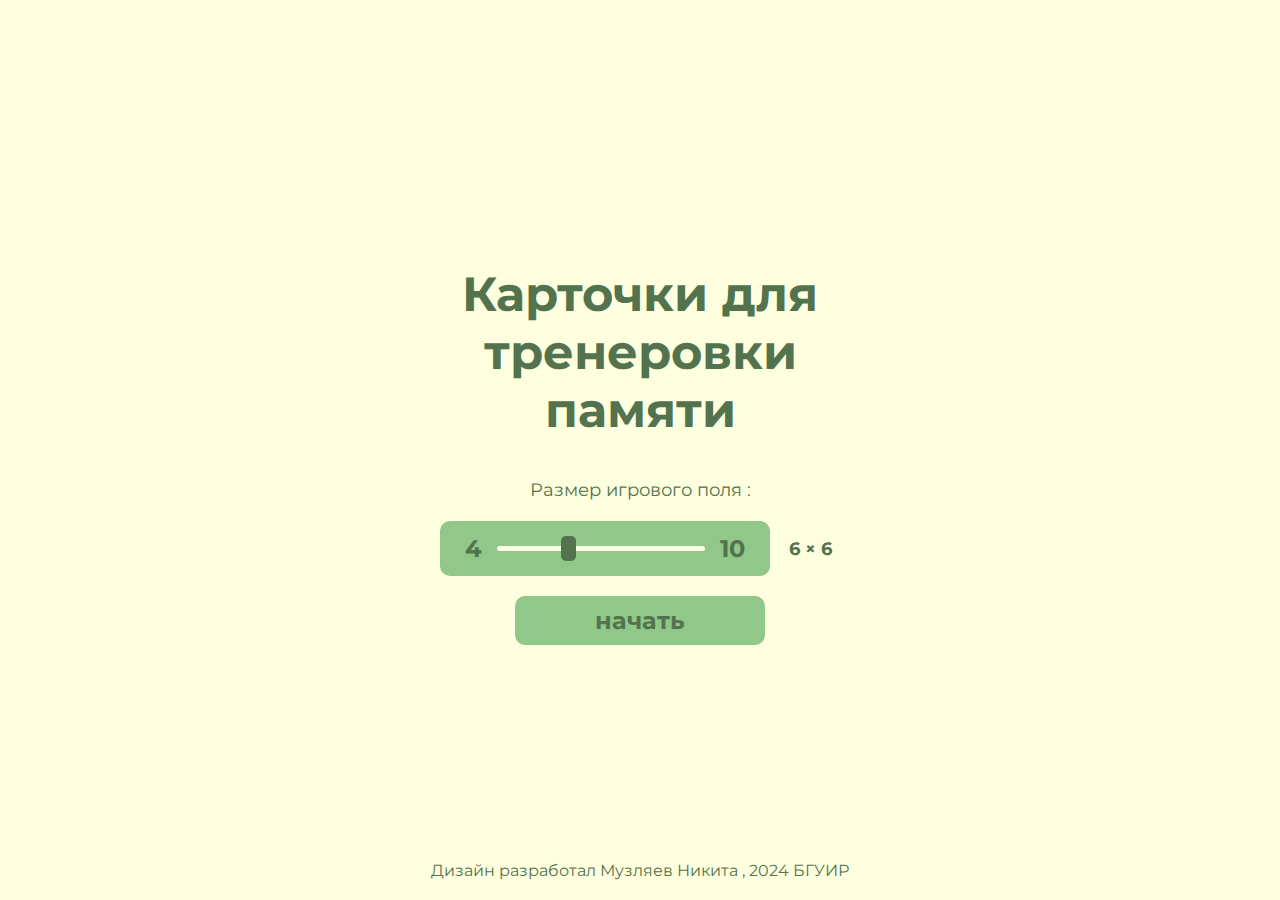
<file: index.html>
<!DOCTYPE html>
<html lang="en">
<head>
    <meta charset="UTF-8">
    <meta http-equiv="X-UA-Compatible" content="IE=edge">
    <meta name="viewport" content="width=device-width, initial-scale=1.0">
    <title>Memory Game</title>
    <link rel="icon" href="favicon-32x32.png" type="image/x-icon">
    <link rel="shortcut icon" href="favicon-32x32.png" type="image/x-icon">
    <link rel="stylesheet" href="styles/main.css">
    <script src="scripts/main.js" defer></script>
    <link rel="preconnect" href="https://fonts.googleapis.com">
    <link rel="preconnect" href="https://fonts.gstatic.com" crossorigin>
    <link href="https://fonts.googleapis.com/css2?family=Montserrat:wght@400;700&display=swap" rel="stylesheet">
</head>
<body>
    <div class="container">
        <h1 class="title">
            Карточки для тренеровки памяти 
        </h1>
        <div class="instruction">
            Размер игрового поля  :
        </div>
        <div class="controls">
            <div class="level-size">
                <div class="range">
                    <div class="field">
                        <div class="value left">4</div>
                        <input type="range" min="4" max="10" value="6" step="2" oninput="changeSize();" />
                        <div class="value right">10</div>
                    </div>
                </div>
                <div class="slider-value">
                    <span>6</span> × <span>6</span>
                </div>
            </div>
            <div class="button-play">
                <a href="game.html" class="button-play-link" onclick="setSize();">начать</a>
            </div>
        </div>
    </div>
    <div class="footer">
        Дизайн разработал Музляев Никита , 2024 БГУИР
    </div>
</body>
</html>
</file>
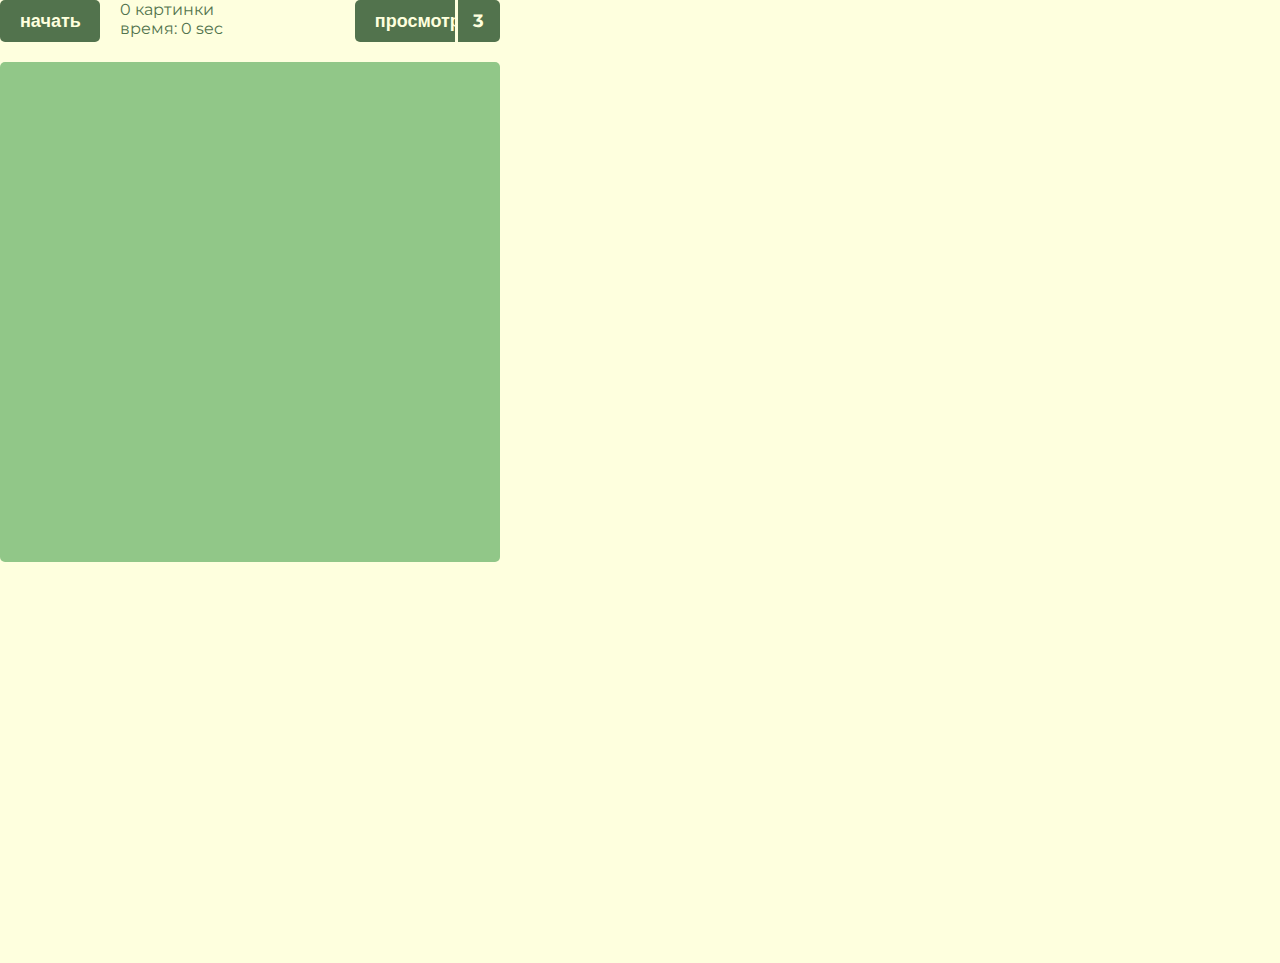
<file: game.html>
<!DOCTYPE html>
<html lang="ru">
<head>
    <meta charset="UTF-8">
    <meta http-equiv="X-UA-Compatible" content="IE=edge">
    <meta name="viewport" content="width=device-width, initial-scale=1.0">
    <title>игра для памяти </title>
    <link rel="icon" href="favicon-32x32.png" type="image/x-icon">
    <link rel="shortcut icon" href="favicon-32x32.png" type="image/x-icon">
    <link rel="stylesheet" href="styles/game.css">
    <script src="scripts/game.js" defer></script>
    <link rel="preconnect" href="https://fonts.googleapis.com">
    <link rel="preconnect" href="https://fonts.gstatic.com" crossorigin>
    <link href="https://fonts.googleapis.com/css2?family=Montserrat:wght@400;700&display=swap" rel="stylesheet">
</head>
<body>
    <div class="игра">
        <div class="controls">
            <button class="start"> начать </button>
            <div class="stats">
                <div class="moves">0 картинки </div>
                <div class="time">время: 0 sec</div>
            </div>
            <button class="hint">просмотр</button>
            <div class="hint-count">3</div>
        </div>
        <div class="game-board">
            <div class="board" data-size="2"></div>
            <div class="win"></div>
        </div>
    </div>
</body>
</html>
</file>
<file: styles/main.css>
* {
    box-sizing: border-box;
    padding: 0;
    margin: 0;
}

html {
    width: 100%;
    height: 100%;
    background: #FEFFDE;
    font-family: 'Montserrat', sans-serif;
}

.container {
    width: 400px;
    position: absolute;
    top: 50%;
    left: 50%;
    transform: translate(-50%, -50%);
}

.title {
    color: #52734D;
    text-align: center;
    font-size: 48px;
    margin-bottom: 40px;
}

.instruction {
    font-size: 18px;
    margin-bottom: 20px;
    text-align: center;
    color: #52734D;
}

.level-size {
    display: flex;
    justify-content: space-between;
    align-items: center;
    color: #52734D;
}

.range {
    height: 55px;
    width: 330px;
    background: #91C788;
    border-radius: 10px;
    padding: 0 25px;
}

.range .field {
    position: relative;
    display: flex;
    align-items: center;
    justify-content: space-between;
    height: 100%;
}

.range .field .value {
    font-size: 24px;
    font-weight: 700;
}

.range .field .value.left {
    padding-right: 15px;
}

.range .field .value.right {
    padding-left: 15px;
}

.range .field input {
    -webkit-appearance: none;
    height: 5px;
    width: 100%;
    background: #FEFFDE;
    border: none;
    border-radius: 5px;
    outline: none;
}

.range .field input::-webkit-slider-thumb {
    -webkit-appearance: none;
    height: 25px;
    width: 15px;
    border-radius: 5px;
    background: #52734D;
    cursor: pointer;
}

.slider-value {
    width: 60px;
    text-align: center;
    font-size: 18px;
    font-weight: 700;
}

.button-play {
    margin-top: 30px;
    text-align: center;
}

.button-play-link {
    text-decoration: none;
    padding: 10px 80px;
    background: #91C788;
    color: #52734D;
    font-weight: 700;
    font-size: 24px;
    border-radius: 10px;
}

.button-play-link:hover {
    background: #52734D;
    color: #FEFFDE;
}

.footer {
    position: absolute;
    left: 0;
    bottom: 0;
    width: 100%;
    padding-bottom: 20px;
    text-align: center;
    color: #52734D;
    font-size: 16px;
}

.github-link {
    font-weight: 700;
    color: #52734D;
}
</file>
<file: styles/game.css>
* {
    box-sizing: border-box;
    padding: 0;
    margin: 0;
}

html {
    width: 100%;
    height: 100%;
    background: #FEFFDE;
    font-family: 'Montserrat', sans-serif;
}

.game {
    position: absolute;
    top: 50%;
    left: 50%;
    transform: translate(-50%, -50%);
}

.controls {
    display: flex;
    max-height: 45px;
    width: 500px;
    margin-bottom: 20px;
}

.start {
    background: #52734D;
    color: #FEFFDE;
    border: none;
    border-radius: 5px;
    padding: 10px 20px;
    cursor: pointer;
    font-size: 18px;
    font-weight: 700;
    width: 100px;
}

.stats {
    color: #52734D;
    font-size: 16px;
    margin-left: 20px;
    width: 150px;
}

.hint {
    background: #52734D;
    color: #FEFFDE;
    border: none;
    border-radius: 5px 0 0 5px;
    padding: 10px 20px;
    cursor: pointer;
    font-size: 18px;
    font-weight: 700;
    width: 100px;
    margin-left: 100px;
}

.hint-count {
    background: #52734D;
    color: #FEFFDE;
    font-size: 18px;
    font-weight: 700;
    text-align: center;
    padding: 10px 0;
    border-left: 3px solid #FEFFDE;
    border-radius: 0 5px 5px 0;
    width: 50px;
    cursor: pointer;
}

.disabled {
    background: #91C788;
}

.game-board {
    position: relative;
}

.board, .win {
    border-radius: 5px;
    background: #91C788;
    transition: transform .5s cubic-bezier(0.4, 0.0, 0.2, 1);
    backface-visibility: hidden;
}

.board {
    padding: 20px;
    display: grid;
    grid-template-columns: repeat(4, auto);
    grid-template-rows: repeat(4, auto);
    grid-gap: 2%;
    width: 500px;
    height: 500px;
}

.game-board.flipped .board {
    transform: rotateY(180deg) rotateZ(50deg);
}

.game-board.flipped .win {
    transform: rotateY(0) rotateZ(0);
}

.card {
    position: relative;
    width: 100%;
    height: 100%;
    cursor: pointer;
}

.card-front, .card-back {
    position: absolute;
    border-radius: 5px;
    width: 100%;
    height: 100%;
    background: #52734D;
    transition: transform .5s cubic-bezier(0.4, 0.0, 0.2, 1);
    backface-visibility: hidden;
}

.card-back {
    transform: rotateY(180deg) rotateZ(50deg);
    display: flex;
    justify-content: center;
    align-items: center;
    background: #FEFFDE;
}

.card.flipped .card-front {
    transform: rotateY(180deg) rotateZ(50deg);
}

.card.flipped .card-back {
    transform: rotateY(0) rotateZ(0);
}

.win {
    position: absolute;
    top: 0;
    left: 0;
    width: 100%;
    height: 100%;
    text-align: center;
    transform: rotateY(180deg) rotateZ(50deg);
}

.win-text {
    position: absolute;
    top: 50%;
    left: 50%;
    transform: translate(-50%, -50%);
    font-size: 24px;
    font-weight: 700;
    line-height: 1.5;
    color: #FEFFDE;
}

.button-back {
    margin-top: 350px;
    text-align: center;
}

.button-back-link {
    text-decoration: none;
    padding: 10px 80px;
    background: #52734D;
    color: #FEFFDE;
    font-weight: 700;
    font-size: 24px;
    border-radius: 10px;
}
</file>
